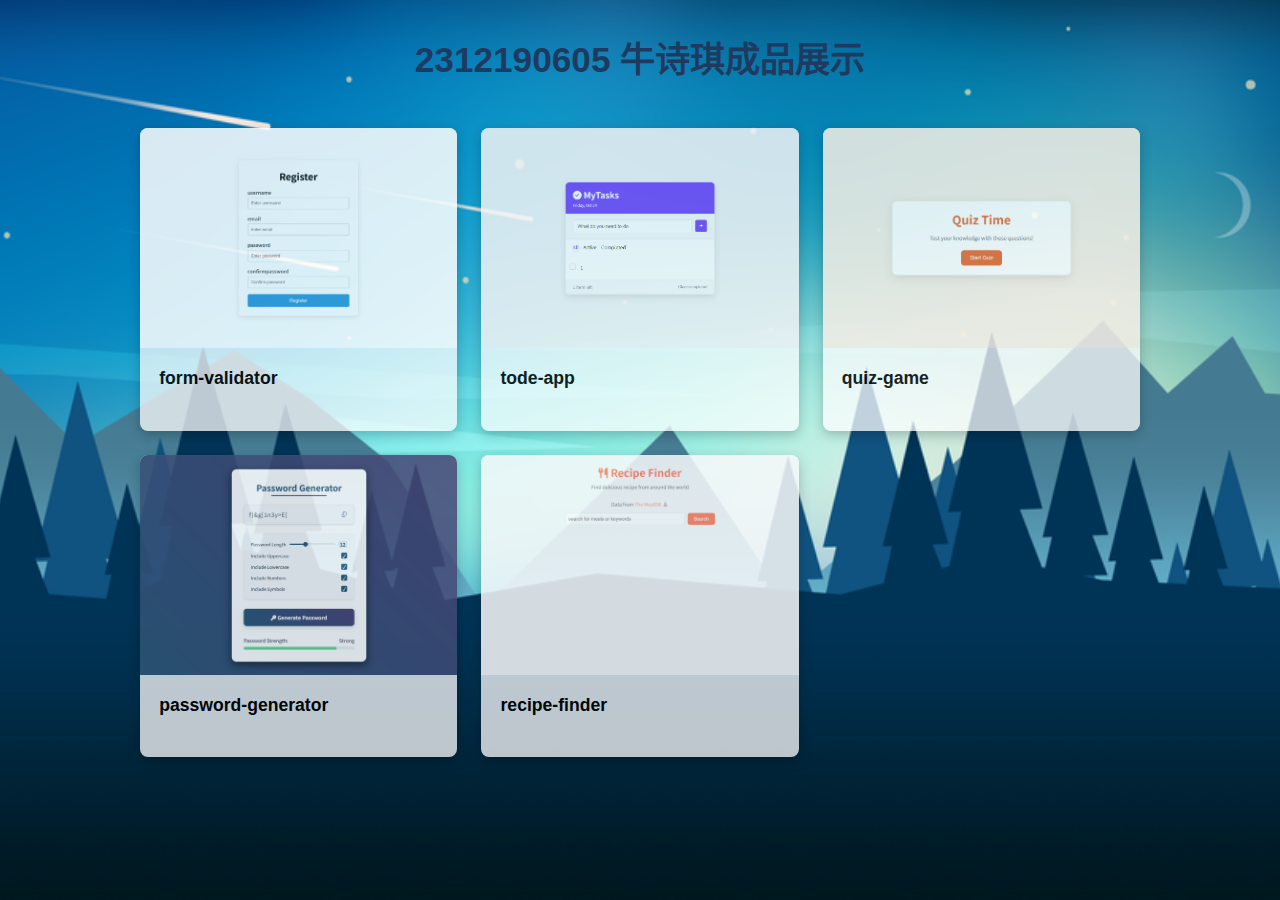
<file: index.html>
<!DOCTYPE html>
<html lang="zh-CN">
<head>
  <meta charset="UTF-8" />
  <title>我的网站导航</title>
  <link rel="stylesheet" href="style.css" />

</head>
<body>
  <div class="container">
    <header>
      <h1></i>2312190605 牛诗琪成品展示</h1>
    </header>

    <section class="cards">
      <!-- 卡片 1 -->
      <a class="card" href="register/index.html">
        <img class="card-img"
             src="assets/register.png" alt="register">
        <div class="card-body">
          <h2 class="card-title">form-validator</h2>
          <i class="fa-solid fa-arrow-right card-arrow"></i>
        </div>
      </a>

      <!-- 卡片 2 -->
      <a class="card" href="TODO/index.html">
        <img class="card-img"
             src="assets/todo.png" alt="todo">
        <div class="card-body">
          <h2 class="card-title">tode-app</h2>
          <i class="fa-solid fa-arrow-right card-arrow"></i>
        </div>
      </a>
      <a class="card" href="QUIZ/index.html">
        <img class="card-img"
             src="assets/quiz.png" alt="blog">
        <div class="card-body">
          <h2 class="card-title">quiz-game</h2>
          <i class="fa-solid fa-arrow-right card-arrow"></i>
        </div>
      </a>
      <a class="card" href="password/index.html">
        <img class="card-img"
             src="assets/password.png" alt="blog">
        <div class="card-body">
          <h2 class="card-title">password-generator</h2>
          <i class="fa-solid fa-arrow-right card-arrow"></i>
        </div>
      </a>
      <a class="card" href="RECIPE/index.html">
        <img class="card-img"
             src="assets/recipe.png" alt="blog">
        <div class="card-body">
          <h2 class="card-title">recipe-finder</h2>
          <i class="fa-solid fa-arrow-right card-arrow"></i>
        </div>
      </a>
    </section>
  </div>
</body>
</html>
</file>
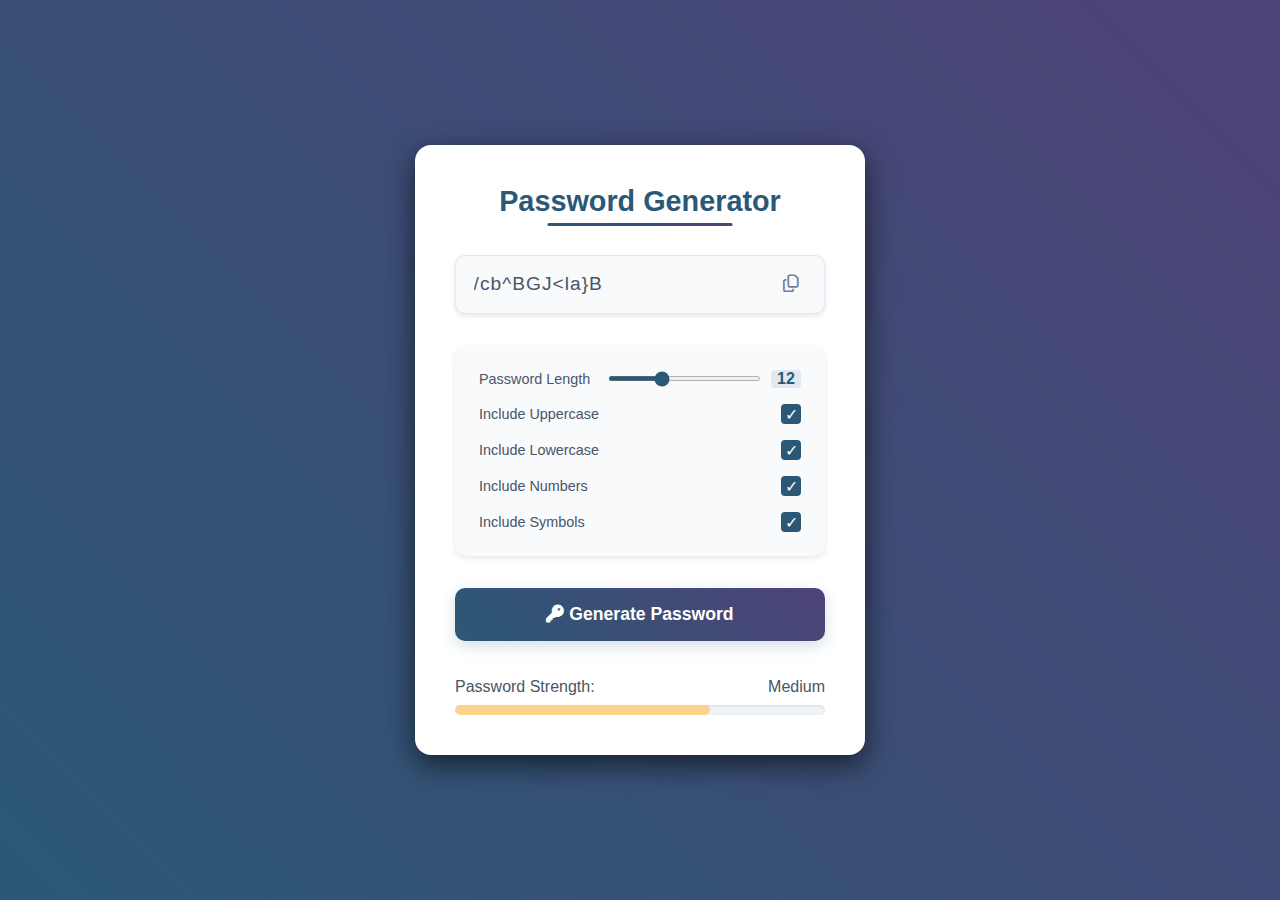
<file: password/index.html>
<!DOCTYPE html>
<html lang="en">
<head>
    <meta charset="UTF-8">
    <meta name="viewport" content="width=device-width, initial-scale=1.0">
    <title>Password Generator</title>
    <link rel="stylesheet" href="style.css">
    <link rel="stylesheet" href="https://cdnjs.cloudflare.com/ajax/libs/font-awesome/6.7.2/css/all.min.css" integrity="sha512-Evv84Mr4kqVGRNSgIGL/F/aIDqQb7xQ2vcrdIwxfjThSH8CSR7PBEakCr51Ck+w+/U6swU2Im1vVX0SVk9ABhg==" crossorigin="anonymous" referrerpolicy="no-referrer" />
</head>
<body>
    <div class="container">
        <h1>Password Generator</h1>
        <div class="password-container">
            <input type="text" readonly id="password" />
            <i class="fa-regular fa-copy" id="copy-btn" title="Copy to clipboard"></i>
        </div>

        <div class="options">
            <div class="option">
                <label for="length">Password Length</label>
                <div class="range-container">
                    <input type="range" id="length" value="12" min="6" max="24" />
                    <span id="length-value">12</span>
                </div>
            </div>

            <div class="option">
                <label for="uppercase">Include Uppercase</label>
                <input type="checkbox" id="uppercase" checked/>
            </div>

            <div class="option">
                <label for="lowercase">Include Lowercase</label>
                <input type="checkbox" id="lowercase" checked>
            </div>

            <div class="option">
                <label for="numbers">Include Numbers</label>
                <input type="checkbox" id="numbers" checked>
            </div>

            <div class="option">
                <label for="symbols">Include Symbols</label>
                <input type="checkbox" id="symbols" checked>
            </div>

        </div>


        <button id="generate-btn">
            <i class="fa-solid fa-key"></i>
            Generate Password
        </button>

        <div class="strength-container">
            <p>Password Strength:<span id="strength-label">Medium</span></p>
            <div class="strength-meter">
                <div class="strength-bar"></div>
            </div>
        </div>
    </div>

    <script src="script.js"></script>
</body>
</html>
</file>
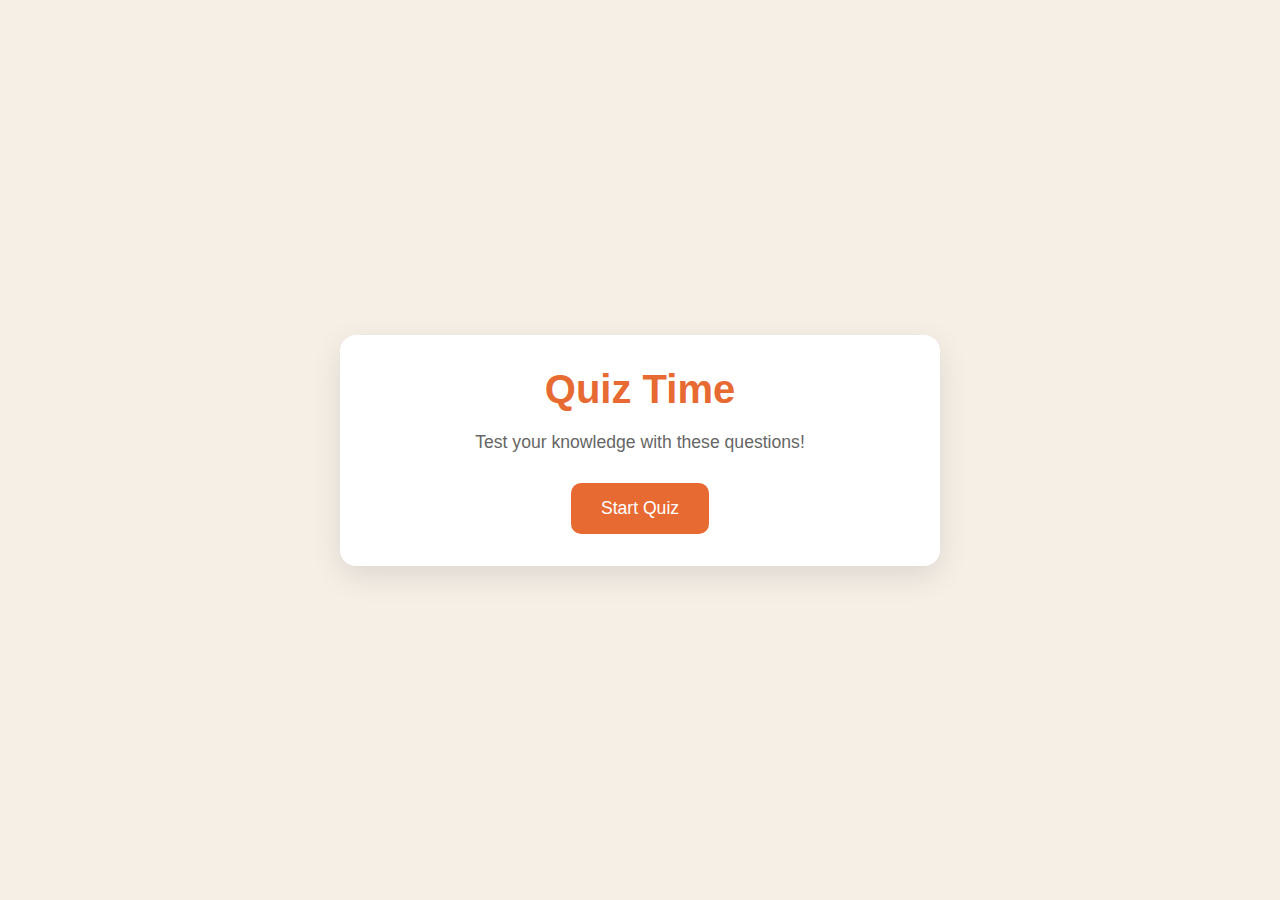
<file: QUIZ/index.html>
<!DOCTYPE html>
<html lang="en">

<head>
    <meta charset="UTF-8">
    <meta name="viewport" content="width=device-width, initial-scale=1.0">
    <title>Quiz Game</title>
    <link rel="stylesheet" href="style.css">
</head>

<body>
    <div class="container">
        <div class="screen active" id="start-screen">
            <h1>Quiz Time</h1>
            <p>Test your knowledge with these questions!</p>
            <button id="start-btn">Start Quiz</button>
        </div>

        <div class="screen" id="quiz-screen">
            <div class="quiz-header">
                <h2 id="question-text">Question goes here</h2>
                <div class="quiz-info">
                    <p>Question<span id="current-question">1</span> of <span id="total-questions">5</span></p>
                    <p>Score:<span id="score">0</span></p>
                </div>
            </div>

            <div class="answers-container" id="answers-container">
                <!--
                <button class="answer-btn" data-correct="true/false">Answer Text 1</button>
                <button class="answer-btn" data-correct="true/false">Answer Text 2</button>
                <button class="answer-btn" data-correct="true/false">Answer Text 3</button>
                <button class="answer-btn" data-correct="true/false">Answer Text 4</button>
                -->
            </div>

            <div class="progress-bar">
                <div id="progress" class="progress"></div>
            </div>
        </div>

        <div class="screen" id="result-screen">
            <h1>Quiz Result!</h1>
            <div class="result-info">
                <p>You scored <span id="final-score">0</span> out of <span id="max-score"> 5</span></p>
                <div class="result-message" id="result-message">
                    Good Job!
                </div>
            </div>
            <button id="restart-btn">Restart Quiz</button>
        </div>
    </div>

    <script src="script.js"></script>
</body>

</html>
</file>
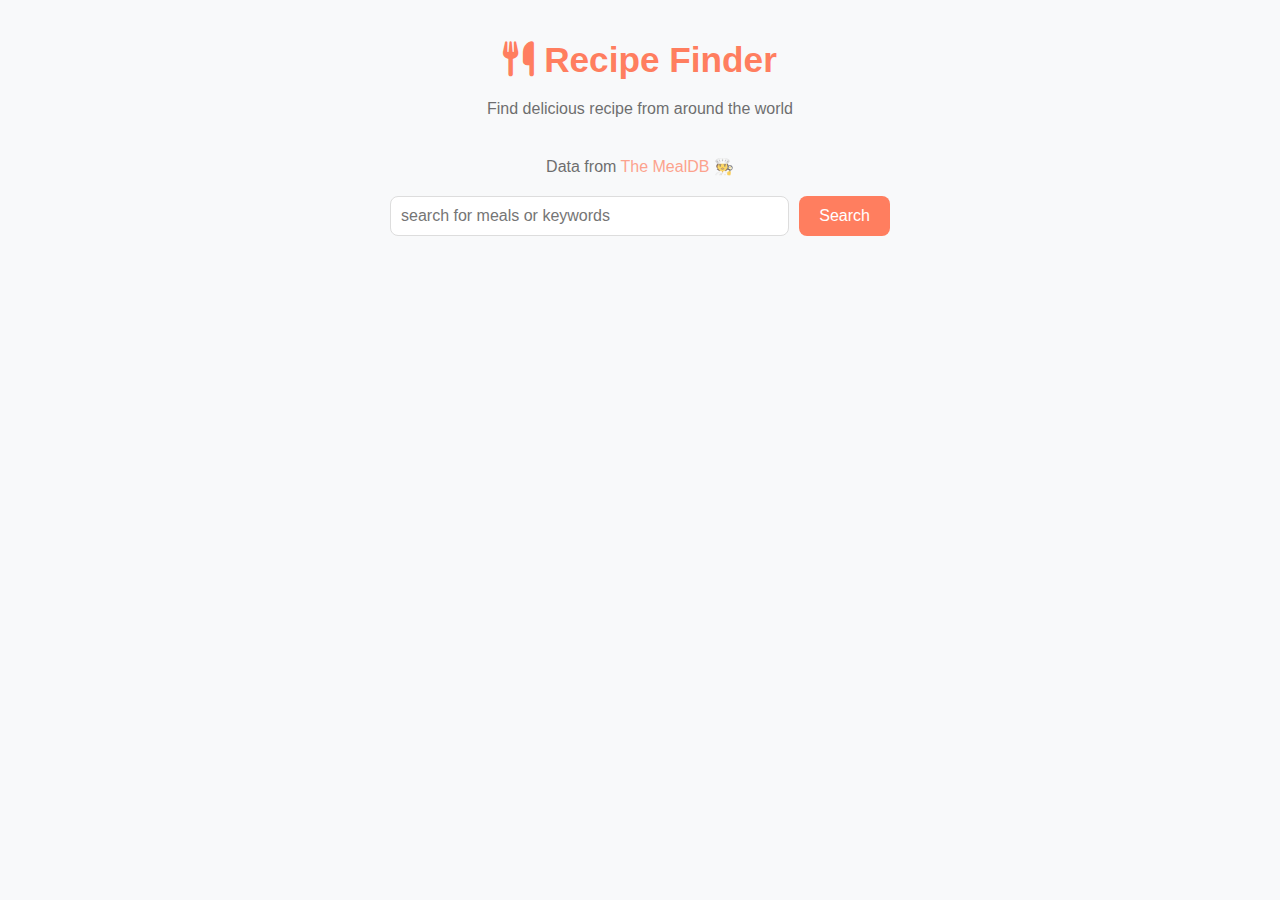
<file: RECIPE/index.html>
<!DOCTYPE html>
<html lang="en">

<head>
    <meta charset="UTF-8">
    <meta name="viewport" content="width=device-width, initial-scale=1.0">
    <title>Recipe Finder</title>
    <link rel="stylesheet" href="style.css" class="css">
    <link rel="stylesheet" href="https://cdnjs.cloudflare.com/ajax/libs/font-awesome/6.7.2/css/all.min.css"
        integrity="sha512-Evv84Mr4kqVGRNSgIGL/F/aIDqQb7xQ2vcrdIwxfjThSH8CSR7PBEakCr51Ck+w+/U6swU2Im1vVX0SVk9ABhg=="
        crossorigin="anonymous" referrerpolicy="no-referrer" />
</head>

<body>
    <div class="container">
        <header>
            <h1><i class="fa-solid fa-utensils"></i>Recipe Finder</h1>
            <p>Find delicious recipe from around the world</p>
        </header>

        <p class="api-link">Data from <a href="https://www.themealdb.com/api.php">The MealDB 🧑‍🍳</a></p>
        <div class="search-container">
            <input type="text" id="search-input" placeholder="search for meals or keywords">
            <button id="search-btn">Search</button>
        </div>

        <div id="error-container" class="hidden">
            <p>No meals found. Try another input.</p>
        </div>

        <div id="result-heading">
          
        </div>

        <div id="meals" class="meals-container">

            <!--
            <div class="meal" data-meal-id="52777">
                <img src="https://www.themealdb.com/images/media/meals/wvqpwt1468339226.jpg"
                    alt="Mediterranean Pasta Salad">
                <div class="meal-info">
                    <h3 class="meal-title">Mediterranean Pasta Salad</h3>
                    <div class="meal-category">Seafood</div>
                </div>
            </div>

            <div class="meal" data-meal-id="52777">
                <img src="https://www.themealdb.com/images/media/meals/wvqpwt1468339226.jpg"
                    alt="Mediterranean Pasta Salad">
                <div class="meal-info">
                    <h3 class="meal-title">Mediterranean Pasta Salad</h3>
                    <div class="meal-category">Seafood</div>
                </div>
            </div>

            <div class="meal" data-meal-id="52777">
                <img src="https://www.themealdb.com/images/media/meals/wvqpwt1468339226.jpg"
                    alt="Mediterranean Pasta Salad">
                <div class="meal-info">
                    <h3 class="meal-title">Mediterranean Pasta Salad</h3>
                    <div class="meal-category">Seafood</div>
                </div>
            </div>
            -->

        </div>

        <div id="meal-details" class="hidden">

            <button id="back-btn"><i class="fa-solid fa-error-left"></i>Back to recipes</button>
            <div class="meal-details-content">
                <!--
                    <img src="https://www.themealdb.com/images/media/meals/wvqpwt1468339226.jpg"
                        alt="Mediterranean Pasta Salad" class="meal-details-img">
                    <h2 class="meal-details-title">Mediterranean Pasta Salad</h2>
                    <div class="meal-details-category">
                        <span>Seafood</span>
                    </div>
                    <div class="meal-details-instructions">
                        <h3>Instructions</h3>
                        <p>Bring a large saucepan of salted water to the boil
                            Add the pasta, stir once and cook for about 10 minutes or as directed on the
                            packet.Meanwhile, wash the tomatoes and cut into quarters. Slice the olives. Wash the basil.
                        </p>
                    </div>
                    <div class="meal-details-ingredients">
                        <h3>Ingredients</h3>
                        <ul class="ingredients-list">
                            <li><i class="fas fa-check-circle"></i> 200 g mozzarella balls</li>
                            <li><i class="fas fa-check-circle"></i> 250 g baby plum tomatoes</li>
                            <li><i class="fas fa-check-circle"></i> 1 bunch fresh basil</li>
                            <li><i class="fas fa-check-circle"></i> 350 g farfalle</li>
                            <li><i class="fas fa-check-circle"></i> 3 tablespoons extra virgin olive oil</li>
                            <li><i class="fas fa-check-circle"></i> 40 g Green Olives</li>
                            <li><i class="fas fa-check-circle"></i> 200 g tuna</li>
                            <li><i class="fas fa-check-circle"></i> to taste salt</li>
                            <li><i class="fas fa-check-circle"></i> to taste pepper</li>
                        </ul>
                    </div>
                    <a href="https://www.youtube.com/watch?v=e52IL8zYmaE" target="_blank" class="youtube-link">
                        <i class="fab fa-youtube"></i> Watch Video
                    </a>
                   -->
            </div>
        </div>
    </div>

    <script src="script.js"></script>
</body>

</html>
</file>
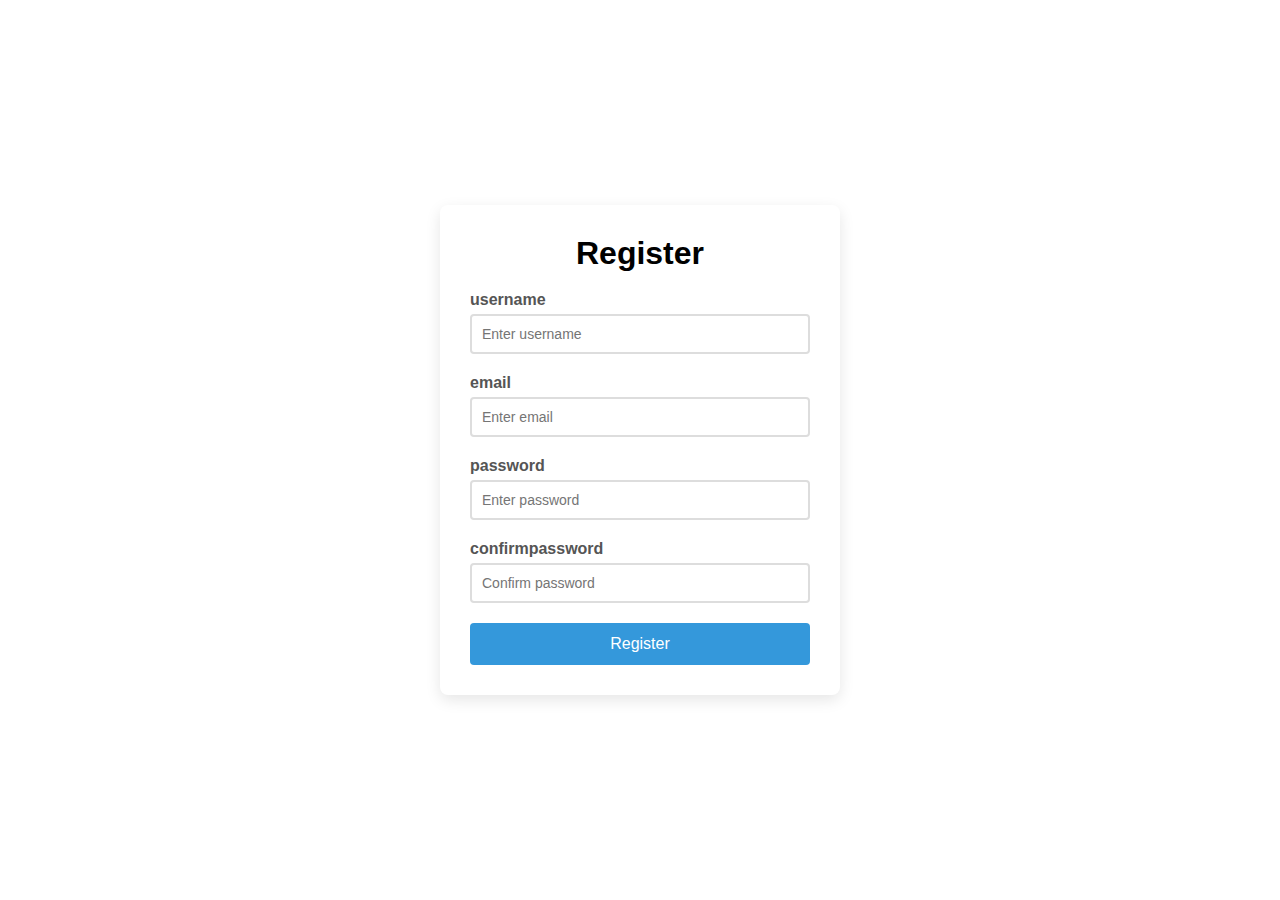
<file: register/index.html>
<!DOCTYPE html>
<html lang="en">

<head>
    <meta charset="UTF-8">
    <meta name="viewport" content="width=device-width, initial-scale=1.0">
    <title>Register</title>
    <link rel="stylesheet" href="style.css">
</head>

<body>
    <div class="container">
        <form id="registration-form">
            <h1>Register</h1>
            <div class="form-item">
                <label for="username">username</label>
                <input type="text" id="username" placeholder="Enter username">
                <small></small>
            </div>
            <div class="form-item">
                <label for="email">email</label>
                <input type="text" id="email" placeholder="Enter email">
                <small></small>
            </div>
            <div class="form-item">
                <label for="password">password</label>
                <input type="password" id="password" placeholder="Enter password">
                <small></small>
            </div>
            <div class="form-item">
                <label for="confirmpassword">confirmpassword</label>
                <input type="password" id="confirmPassword" placeholder="Confirm password">
                <small></small>
            </div>
            <button type="submit">Register</button>
        </form>
    </div>
    <script src="script.js"></script>

</body>

</html>
</file>
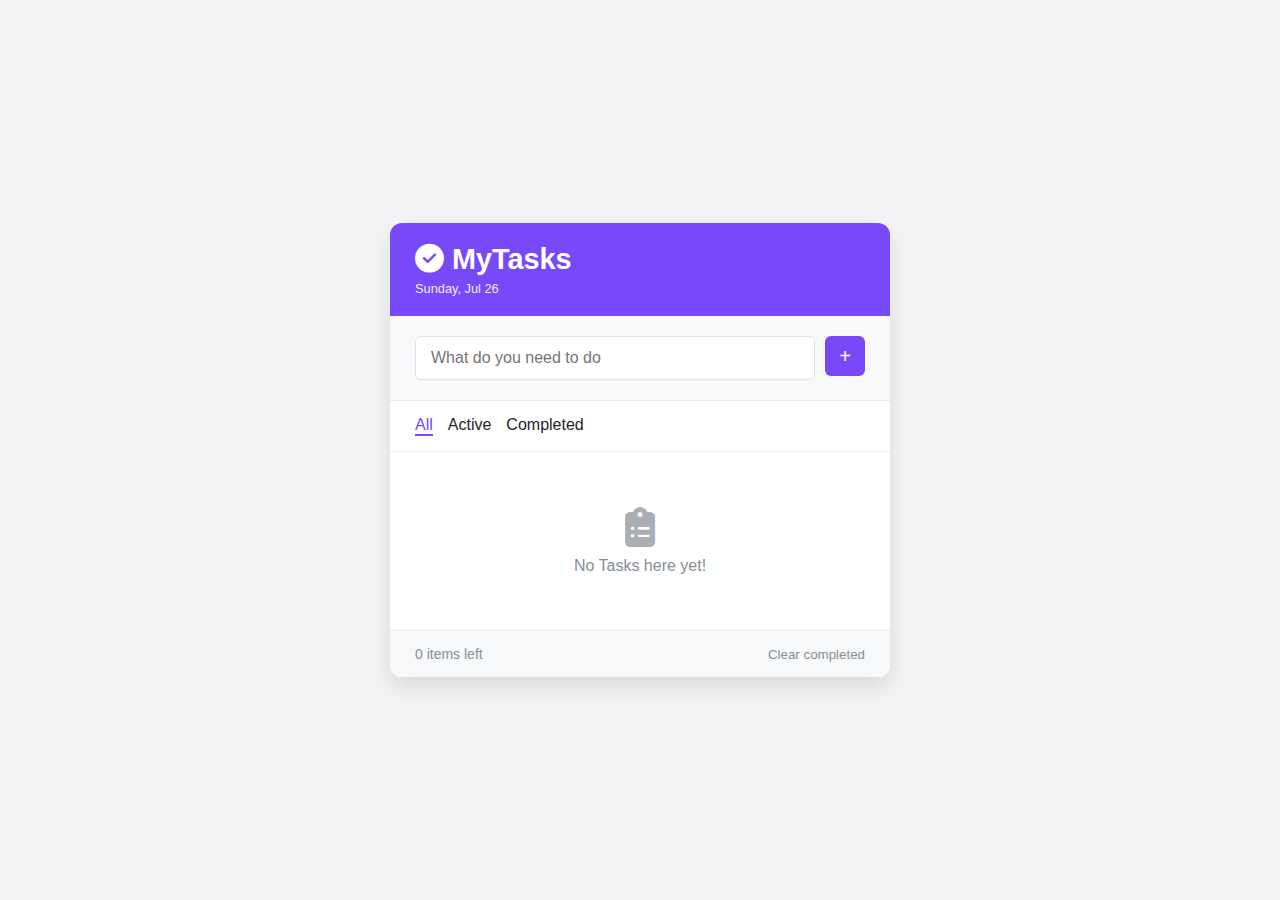
<file: TODO/index.html>
<!DOCTYPE html>
<html lang="en">

<head>
    <meta charset="UTF-8">
    <meta name="viewport" content="width=device-width, initial-scale=1.0">
    <title>TODO</title>
    <link rel="stylesheet" href="style.css">
    <link rel="stylesheet" href="https://cdnjs.cloudflare.com/ajax/libs/font-awesome/6.7.2/css/all.min.css"
        integrity="sha512-Evv84Mr4kqVGRNSgIGL/F/aIDqQb7xQ2vcrdIwxfjThSH8CSR7PBEakCr51Ck+w+/U6swU2Im1vVX0SVk9ABhg=="
        crossorigin="anonymous" referrerpolicy="no-referrer" />
</head>

<body>
    <div class="app">
        <header>
            <h1>
                <i class="fa-solid fa-check-circle"></i>
                MyTasks
            </h1>
            <p id="date">date is</p>
        </header>

        <div class="todo-input">
            <input type="text" id="task-input" placeholder="What do you need to do">
            <button id="add-task" style="font-size: 20px;">
                +
            </button>
        </div>
        <div class="filters">
            <span class="filter active" data-filter="all">All</span>
            <span class="filter" data-filter="active">Active</span>
            <span class="filter" data-filter="completed">Completed</span>
        </div>
        <div class="todos-container">
            <ul id="todos-list">
                <!-- 
                <li class="todo-item">
                    <label class="checkbox-container">
                        <input type="checkbox" class="todo-checkbox">
                        <span class="checkmark"></span>
                    </label>
                    <span class="todo-item-text">Buy me a coffee!</span>
                    <button class="delete-btn"><i class="fa-solid fa-times"></i></button>
                </li>
                -->

            </ul>

            <div class="empty-state hidden">
                <i class="fa-solid fa-clipboard-list"></i>
                <p>No Tasks here yet!</p>
            </div>
        </div>

        <footer>
            <span id="item-left">0 items left</span>
            <button id="clear-completed">Clear completed</button>
        </footer>
    </div>
    <script src="script.js"></script>
</body>

</html>
</file>
<file: style.css>
/* ===== 新主色调 ===== */
:root {
    --primary: #0d2b4e;      
    --primary-dark: #081b30;  
    --primary-light: #1e3a5f; 
    --secondary: #00c896; 
    --text-dark: #000;   
    --text-light: #f8f9fa;
    --background: #061220; 
    --background-light: rgba(255, 255, 255, 0.05);
    --card-bg: rgba(255, 255, 255, 0.87);
    --border-radius: 8px;
    --shadow: 0 4px 12px rgba(0, 0, 0, 0.25);
    --transition: all 0.3s ease;
  }
  
  /* ===== 全局 ===== */
  * {
    margin: 0;
    padding: 0;
    box-sizing: border-box;
  }
  body {
    font-family: sans-serif;
    background: url("assets/background.png") no-repeat center/cover fixed,
                var(--background);
    color: var(--text-dark);
    line-height: 1.6;
    padding: 2rem 1rem;
    min-height: 100vh;
  }
  
  .container {
    max-width: 1000px;
    margin: 0 auto;
  }
  header {
    text-align: center;
    margin-bottom: 2.5rem;
  }
  header h1 {
    font-size: 2.2rem;
    color: var(--primary-light);
    margin-bottom: 0.5rem;
  }
  header p {
    color: var(--text-light);
    opacity: 0.8;
  }
  
  /* ===== 卡片网格 ===== */
  .cards {
    display: grid;
    grid-template-columns: repeat(auto-fill, minmax(250px, 1fr));
    gap: 1.5rem;
  }
  
  /* ===== 单张卡片：默认半透明 ===== */
  .card {
    background: var(--card-bg);
    border-radius: var(--border-radius);
    box-shadow: var(--shadow);
    overflow: hidden;
    transition: var(--transition);
    text-decoration: none;
    color: inherit;
    display: flex;
    flex-direction: column;
    opacity: 0.85;  
  }
  .card:hover {
    opacity: 1;     
    transform: translateY(-5px);
    box-shadow: 0 8px 20px rgba(0, 0, 0, 0.35);
  }
  .card-img {
    width: 100%;
    height: 220px;
    object-fit: cover;
    opacity: 1 !important;
  }
  .card-body {
    padding: 1rem 1.2rem 1.2rem;
    flex: 1;
    display: flex;
    flex-direction: column;
    color: #000;
  }
  .card-title {
    font-size: 1.1rem;
    margin-bottom: 0.4rem;
    color: var(--text-dark);
  }
  .card-desc {
    font-size: 0.9rem;
    color: var(--text-dark);
    opacity: 0.7;
    flex: 1;
  }
  .card-arrow {
    margin-top: 0.8rem;
    align-self: flex-end;
    color: var(--primary);
    font-size: 1.1rem;
  }

  /* ================= 移动设备适配 ================= */
@media (max-width: 768px) {
    :root {
      --border-radius: 6px;
    }
  
    body {
      padding: 1rem 0.5rem;
    }
  
    header h1 {
      font-size: 1.8rem;
    }
    header p {
      font-size: 0.95rem;
    }
  
    .cards {
      grid-template-columns: 1fr;
      gap: 1rem;
    }
    
    .card-img {
      height: 140px;
    }
  
    .card-title {
      font-size: 1rem;
    }
    .card-desc {
      font-size: 0.85rem;
    }
  
    .card-arrow {
      font-size: 1.3rem;
      padding: 0.4rem;
    }
  }
  
  @media (max-width: 480px) {
    header h1 {
      font-size: 1.5rem;
    }
    .card-img {
      height: 120px;
    }
  }
</file>
<file: password/style.css>
:root{
    --primary-color: #2b5876;
    --secondary-color: #4e4376;
    --weak-color:#fc8181;
    --medium-color: #fbd38d;
    --strong-color: #68d391;
}

*{
    margin: 0;
    padding: 0;
    box-sizing: border-box;
    font-family: sans-serif;
}

body{
    background: linear-gradient(45deg,var(--primary-color),var(--secondary-color));
    display: flex;
    justify-content: center;
    align-items: center;
    min-height: 100vh;
}

.container{
    background: #fff;
    padding: 2.5rem;
    border-radius: 1rem;
    box-shadow: 0 10px 30px rgba(0,0,0,0.6);
    width: 90%;
    max-width: 450px;
}

h1{
    text-align: center;
    margin-bottom: 1.8rem;
    color: var(--primary-color);
    font-size: 1.8rem;
    font-weight: 700;
    position: relative;
    padding-bottom: 0.5rem;
}

h1::after{
    content: "";
    position: absolute;
    bottom: 0;
    left: 50%;
    transform: translateX(-50%);
    width: 50%;
    height: 3px;
    background: linear-gradient(90deg,var(--primary-color),var(--secondary-color));
    border-radius: 3px;
}

.password-container{
    margin-bottom: 2rem;
    background-color: #f8fafc;
    border-radius: 10px;
    border: 1px solid #e2e8f0;
    overflow: hidden;
    box-shadow: 0 2px 5px rgba(0,0,0,0.1);
    display: flex;
    align-items: center;
    padding: 0 1rem 0 0;
    justify-content: space-between;
}

#password{
    flex: 1;
    border: none;
    outline: none;
    padding: 1.1rem;
    font-size: 1.2rem;
    background: transparent;
    color: #4a5568;
    width:100%;
    padding-right:50px;
    letter-spacing: 1px;
    border-radius:10px;
}

#copy-btn{
    color: #718096;
    border-radius: 50%;
    cursor: pointer;
    font-size: 1.1rem;
    transition: background 0.3s ease;
    width: 35px;
    height: 35px;
    display: flex;
    align-items: center;
    justify-content: center;
}

#copy-btn:hover{
    color:var(--primary-color);
}

.options{
    box-shadow: 0 2px 5px rgba(0,0,0,0.1);
    margin-bottom: 2rem;
    background-color: #f8fafc;
    padding: 1.5rem;
    border-radius: 10px;
}

.option{
    display: flex;
    align-items: center;
    margin-bottom: 1rem;
    justify-content: space-between;
}

.option:last-child{
    margin-bottom: 0;
}

.option label{
    font-size: 0.9rem;
    color: #4a5568;
    font-weight: 500;
}

.range-container{
    display: flex;
    align-items: center;
    gap: 10px;
    width: 60%;
}

#length-value{
    font-weight: 600;
    color:var(--primary-color);
    text-align: center;
    background: #e2e8f0;
    border-radius:4px;
    width: 30px;
}

input[type="range"]{
    accent-color: var(--primary-color);
    height: 5px;
    cursor: pointer;
    flex: 1;
}

input[type="checkbox"]{
    width: 20px;
    height: 20px;
    accent-color: var(--primary-color);
    cursor: pointer;
    border:2px solid var(--primary-color);
    border-radius:4px;
    appearance: none;
    outline: none;
    position: relative;
    transition:all 0.3s;
}

input[type="checkbox"]:checked{
    background: var(--primary-color);
}

input[type="checkbox"]:checked::after{
    content: "✓";
    position: absolute;
    top: 50%;
    left: 50%;
    transform: translate(-50%,-50%);
    color: #fff;
    font-size: 1rem;
}

button{
    width: 100%;
    padding: 1rem;
    border: none;
    outline: none;
    background: linear-gradient(45deg,var(--primary-color),var(--secondary-color));
    color: #fff;
    font-size: 1.1rem;
    font-weight: 600;
    border-radius: 10px;
    cursor: pointer;
    box-shadow: 0 5px 15px rgba(43,88,118,0.2);
    transition: all 0.3s;
    margin-bottom: 1.5rem;
}

button:hover{
    box-shadow: 0 8px 20px rgba(43,88,118,0.4);
    transform: translateY(-3px);
}

button:active{
    transform: translateY(0);
    box-shadow: 0 5px 15px rgba(43,88,118,0.2);
}

.strength-container{
    text-align: center;
    margin-top: 0.8rem;
}

.strength-container p{
    font-size: 1rem;
    color: #4a5568;
    font-weight: 500;
    margin-bottom: 0.6rem;
    justify-content: space-between;
    align-items: center;
    display: flex;
    gap: 10px;
}

.strength-label{
    color:var(--primary-color);
    font-weight:700;
}

.strength-meter{
    height: 10px;
    background: #edf2f7;
    border-radius: 5px;
    margin-top: 0.6rem;
    box-shadow: inset 0 1px 2px rgba(0,0,0,0.1);
    overflow: hidden;
}

.strength-bar{
    height: 100%;
    width:0;
    background-color: var(--weak-color);
    border-radius: 5px;
    transition: all 0.3s ease;
    min-width:5%;
}

@media (max-width: 768px){
    .container{
        width:95%;
        padding: 1.8rem;
    }

    h1{
        font-size: 1.6rem;
    }

    #password{
        font-size: 1rem;
    }

    button{
        font-size: 1rem;
        padding: 0.9rem;
    }

    .option label{
        font-size: 0.85rem;
    }
}
</file>
<file: QUIZ/style.css>
*{
    margin:0;
    padding: 0;
    box-sizing:border-box;
}

body{
    background-color: #f5efe6;
    display: flex;
    justify-content: center;
    align-items: center;
    min-height: 100vh;
    padding: 1rem;
    font-family: sans-serif;
}

.container{
    background-color: white;
    border-radius: 1rem;
    box-shadow: 0 10px 30px rgba(0,0,0,0.1);
    width: 100%;
    max-width: 600px;
    overflow: hidden;
    position: relative;
}

.screen{
    display: none;
    padding: 2rem;
    text-align: center;
}

.screen.active{
    display: block;
}

#start-screen h1{
    color: #e86a33;
    margin-bottom: 20px;
    font-size: 2.5rem;
}

#start-screen p{
    color: #666;
    margin-bottom: 30px;
    font-size: 1.1rem;
}

button{
    background-color: #e86a33;
    color: white;
    border: none;
    padding: 15px 30px;
    border-radius: 10px;
    font-size: 1.1rem;
    cursor: pointer;
    transition: background-color 0.3s;
}

button:hover{
    background-color: #d45b28;
}

.quiz-header{
    margin-bottom: 1rem;
}

#question-text{
    color: #333;
    font-size: 1.5rem;
    margin-bottom: 1rem;
}

.quiz-info{
    display: flex;
    justify-content: space-between;
    color: #666;
    margin-bottom: 10px;
}

.answers-container{
    display: flex;
    flex-direction: column;
    gap: 10px;
    margin-bottom: 20px;
}

.answer-btn{
    background-color: #f8f0e5;
    color: #333;
    border: 2px solid #eadbc8;
    border-radius: 10px;
    padding: 1rem;
    cursor: pointer;
    text-align: left;
    transition: all 0.1s;
}

.answer-btn:hover{
    background-color: #eadbc8;
    border-color: #dac0ae;
}
/* to be added for answer button*/

.answer-btn.correct{
    background-color: #e6fff0;
    border-color: #a3f0c4;
    color: #28a745;
}

.answer-btn.incorrect{
    background-color: #fff0f0;
    border-color: #ffbdbd;
    color: #dc3545;
}

.progress-bar{
    height: 10px;
    background-color: #f8f0e5;
    border-radius: 5px;
    overflow: hidden;
    margin-bottom: 20px;
}

.progress{
    height: 100%;
    background-color: #e86a33;
    width: 0%;
    transition: width 0.3s;
}

#result-screen h1{
    color:#e86a33;
    margin-bottom: 30px;
}

.result-info{
    background-color: #f8f0e5;
    border-radius: 10px;
    padding: 20px;
    margin-bottom: 30px;
}

.result-info p{
    font-size: 1.2rem;
    color: #333;
    margin-bottom: 1rem;
}

.result-message{
    font-size: 1.5rem;
    font-weight: 600;
    color: #e86a33;
}

@media(max-width:500px){
    .screen{
        padding: 1rem;
    }
    #start-screen h1{
        font-size:2rem;
    }
    #question-text{
        font-size: 1.3rem;
    }
    .answer-btn{
        padding: 12px;
    }
    .button{
        padding: 12px 25px;
        font-size: 1rem;
    }
}
</file>
<file: RECIPE/style.css>
* {
    margin: 0;
    padding: 0;
    box-sizing: border-box;
}

:root {
    --primary: #ff7e5f;
    --primary-dark: #eb5e41;
    --primary-light: #ffb199;
    --secondary: #0ba360;
    --text-dark: #333333;
    --text-light: #f8f9fa;
    --background: #ffffff;
    --background-light: #f8f9fa;
    --card-bg: #ffffff;
    --border-radius: 8px;
    --shadow: 0 2px 4px rgba(0, 0, 0, 0.1);
    --transition: all 0.3s ease;
}

body {
    font-family: sans-serif;
    background-color: var(--background-light);
    color: var(--text-dark);
    line-height: 1.6;
}

.container {
    width: 100%;
    max-width: 1000px;
    margin: 0 auto;
    padding: 2rem 1rem;
}

header {
    text-align: center;
    margin-bottom: 2rem;
}

h1 {
    font-size: 2.2rem;
    color: var(--primary);
    margin-bottom: 0.5rem;
}

h1 i {
    margin-right: 10px;
}

header p {
    color: var(--text-dark);
    opacity: 0.7;
}

.api-link {
    text-align: center;
    color: var(--text-dark);
    opacity: 0.7;
    margin-bottom: 1rem;
}

.api-link a{
color: var(--primary);
text-decoration: none;
}

.search-container {
    display: flex;
    margin-bottom: 2rem;
    gap: 10px;
    max-width: 500px;
    margin-left: auto;
    margin-right: auto;
}

input[type="text"] {
    flex: 1;
    padding: 10px 10px;
    font-size: 1rem;
    border-radius: 8px;
    border: 1px solid #ddd;
    background-color: var(--background);
    color: var(--text-dark);
    outline: none;
}

input[type="text"]:focus {
    border-color: var(--primary);
}

button {
    background-color: var(--primary);
    color: white;
    border: none;
    padding: 0 20px;
    font-size: 1rem;
    cursor: pointer;
    border-radius: 8px;
    transition: all 0.3s;
}

button:hover {
    background-color: var(--primary-dark);
}

.hidden {
    display: none;
}

#result-heading {
    text-align: center;
    margin-bottom: 1.5rem;
    font-size: 1.2rem;
    color: var(--text-dark);
}

.meals-container {
    display: grid;
    grid-template-columns: repeat(auto-fill, minmax(250px, 1fr));
    gap: 1.5rem;
}

.meal {
    background-color: var(--card-bg);
    border-radius: 8px;
    box-shadow: var(--shadow);
    overflow: hidden;
    transition: var(--transition);
    cursor: pointer;
    position: relative;
}

.meal:hover {
    transform: translateY(-5px);
    box-shadow: 0 5px 10px rgba(0, 0, 0, 0.1);
}

.meal img {
    width: 100%;
    height: 220px;
    object-fit: cover;
}

.meal-info {
    padding: 1rem;
    margin-bottom: 0.5rem;
    color: var(--text-dark);
}

.meal-category {
    display: inline-block;
    background-color: var(--primary-light);
    color: var(--text-dark);
    padding: 3px 8px;
    font-size: 0.8rem;
    border-radius: 20px;
    margin-bottom: 10px;
}

#meal-details {
    background-color: var(--background);
    border-radius: 8px;
    box-shadow: var(--shadow);
    padding: 1.5rem;
    margin: 2rem 0;
}

#back-btn {
    margin-bottom: 1.5rem;
    background-color: transparent;
    color: var(--primary);
    border: 1px solid var(--primary);
    padding: 8px 16px;
}

#back-btn:hover {
    background-color: var(--primary);
    color: white;
}

.meal-details-content {
    display: flex;
    flex-direction: column;
    align-items: center;
}

.meal-details-img {
    width: 100%;
    max-width: 400px;
    border-radius: var(--border-radius);
    margin-bottom: 1.5rem;
}

.meal-details-title {
    font-size: 1.8rem;
    color: var(--primary);
    margin-bottom: 0.5rem;
    text-align: center;
}

.meal-details-category {
    margin-bottom: 1rem;
    text-align: center;
}

.meal-details-category span {
    background-color: var(--primary-light);
    padding: 4px 12px;
    border-radius: 20px;
    font-size: 0.9rem;
}

.meal-details-instructions {
    margin-bottom: 1.5rem;
    line-height: 1.7;
}

.meal-details-instructions h3 {
    margin-bottom: 0.5rem;
}

.ingredients-list {
    list-style-type: none;
    display: grid;
    grid-template-columns: repeat(auto-fill, minmax(180px, 1fr));
    gap: 8px;
    margin-bottom: 1.5rem;
    width: 100%;
}

.ingredients-list li {
    display: flex;
    align-items: center;
    padding: 6px 8px;
    background-color: var(--background-light);
    border-radius: var(--border-radius);
    font-size: 0.9rem;
}

.ingredients-list li i {
    color: var(--secondary);
    margin-right: 8px;
}

.youtube-link {
    display: inline-block;
    background-color: #ff0000;
    color: white;
    padding: 8px 16px;
    border-radius: 4px;
    text-decoration: none;
    font-weight: 600;
}

.youtube-link i {
    margin-right: 8px;
}

#error-container{
    background-color: rgba(255, 126, 95, 0.1);
    border: 1px solid var(--primary);
    color: var(--primary-dark);
    padding: 1rem;
    border-radius: var(--border-radius);
    text-align: center;
    margin-bottom: 1.5rem;
}

@media(max-width:600px){
    .search-container{
        flex-direction: column;
    }

    button#search-btn{
        width:100%;
        padding: 10px;
    }

    .meals-container{
        grid-template-columns: 1fr;
    }

    .meal-detail-img{
        max-width: 100%;
    }
}
</file>
<file: register/style.css>
* {
    margin: 0;
    padding: 0;
    box-sizing: border-box;
}

body {
    background-color: white;
    font-family: sans-serif;
    display: flex;
    justify-content: center;
    align-items: center;
    min-height: 100vh;
}

.container{
    background-color: white;
    border-radius: 8px;
    box-shadow: 0px 5px 15px rgba(0,0,0,0.1);
    max-width: 400px;
    width: 100%;
    padding: 30px;
    overflow: hidden;
}

h1{
    text-align: center;
    margin-bottom: 1.2rem;
}
.form-item{
    margin-bottom: 20px;
    position: relative;
}

label{
    display: block;
    margin-bottom: 5px;
    color: #555;
    font-weight: bold;
}
input{
    border: 2px solid #ddd;
    border-radius: 4px;
    display: block;
    width: 100%;
    padding: 10px;
    font-size: 14px;
}

input:focus{
    outline: none;
    border-color: #3498db;
}

small{
    visibility: hidden;
    position: absolute;
    bottom: -18px;
    left: 0;
    font-size: 12px;
}

button{
    cursor: pointer;
    background: #3498db;
    border: none;
    color: white;
    display: block;
    font-size: 1rem;
    margin-top: 20px;
    padding: 12px;
    border-radius: 4px;
    width: 100%;
}

button:hover{
    background-color: #363645;
}
.form-item.error input{
    border-color: red;
}

.form-item.success input{
    border-color: green;
}

.form-item.error small{
    visibility: visible;
    color: red;
}
</file>
<file: TODO/style.css>
* {
    margin: 0;
    padding: 0;
    box-sizing: border-box;
}

:root {
    --primary: #7749f8;
    --primary-light: #9775fa;
    --dark: #212529;
    --light: #f8f9fa;
    --gray: #868e96;
    --danger: #fa5252;
    --success: #40c057;
    --border: #e9ecef;
}

body {
    font-family: sans-serif;
    background-color: #f1f3f5;
    display: flex;
    justify-content: center;
    align-items: center;
    min-height: 100vh;
    color: var(--dark);
}

.app {
    width: 100%;
    max-width: 500px;
    background-color: #fff;
    border-radius: 12px;
    overflow: hidden;
    box-shadow: 0 10px 20px rgba(0, 0, 0, 0.1);
}

header {
    background-color: var(--primary);
    color: white;
    padding: 20px 25px;
}

header h1 {
    font-size: 1.8rem;
    margin-bottom: 5px;
    font-weight: 600;
}

header p {
    font-size: 0.8rem;
    opacity: 0.9;
}

.todo-input {
    padding: 20px 25px;
    display: flex;
    gap: 10px;
    background-color: var(--light);
    border-bottom: 1px solid var(--border);
}

.todo-input input {
    flex: 1;
    padding: 12px 15px;
    border: 1px solid #dee2e6;
    font-size: 1rem;
    border-radius: 6px;
    transition: all 0.3s;
}

.todo-input input:focus {
    outline: none;
    border-color: var(--primary);
    box-shadow: 0 0 0 3px rgba(119, 73, 248, 0.15);
}

.todo-input button {
    background-color: var(--primary);
    color: white;
    width: 40px;
    height: 40px;
    border: none;
    border-radius: 6px;
    cursor: pointer;
    transition: all 0.3s;
}

.todo-input button:hover {
    background-color: var(--primary-light);
}

.filters {
    display: flex;
    gap: 15px;
    padding: 15px 25px;
    border-bottom: 1px solid var(--border);
    cursor: pointer;
}

.filter:hover {
    color: var(--primary);
}

.filter.active {
    color: var(--primary);
    border-bottom: 2px solid var(--primary);
    font-weight: 500;
}

.todos-container {
    padding: 15px 0;
    max-height: 300px;
    overflow-y: auto;
}



/* #todos-list {
    display: none;
} */

.empty-state {
    display: flex;
    flex-direction: column;
    align-items: center;
    justify-content: center;
    padding: 40px 0;
    color: var(--gray);
}

.empty-state i {
    font-size: 40px;
    margin-bottom: 10px;
    opacity: 0.7;
}

.hidden {
    display: none;
}

footer {
    display: flex;
    justify-content: space-between;
    align-items: center;
    padding: 15px 25px;
    border-top: 1px solid var(--border);
    background-color: var(--light);
    font-size: 14px;
}

#item-left {
    color: var(--gray);
}

#clear-completed {
    background: none;
    border: none;
    color: var(--gray);
    cursor: pointer;
    transition: all 0.2s;
}

#clear-completed:hover {
    color: var(--danger);
}

#todos-list {
    list-style-type: none;
}

.todo-item {
    padding: 12px 15px;
    display: flex;
    align-items: center;
    transition: background-color 0.3s;
}

.todo-item:hover {
    background-color: var(--light);
}

.checkbox-container {
    margin-right: 15px;
}

.todo-checkbox {
    opacity: 0;
    position: absolute;
}

.checkmark {
    display: inline-block;
    width: 20px;
    height: 20px;
    border: 2px solid #dee2e6;
    border-radius: 4px;
    position: relative;
    cursor: pointer;
    transition: all 0.2s;
}

.todo-checkbox:checked+.checkmark {
    background-color: var(--success);
    border-color: var(--success);
}

.todo-checkbox:checked+.checkmark::after {
    content: "✔";
    position: absolute;
    left: 2px;
    top: -3px;
    color: white;
}

.todo-item-text {
    flex: 1;
    font-size: 1rem;
    transition: all 0.2s;
}

.todo-item.completed .todo-item-text {
    text-decoration: line-through;
    color: var(--gray);
}

.delete-btn {
    background: none;
    border: none;
    color: var(--gray);
    cursor: pointer;
    font-size: 16px;
    opacity: 0;
    transition: all 0.2s;
}

.todo-item:hover .delete-btn {
    opacity: 1;
}
.delete-btn:hover{
    color:var(--danger);
}
</file>
